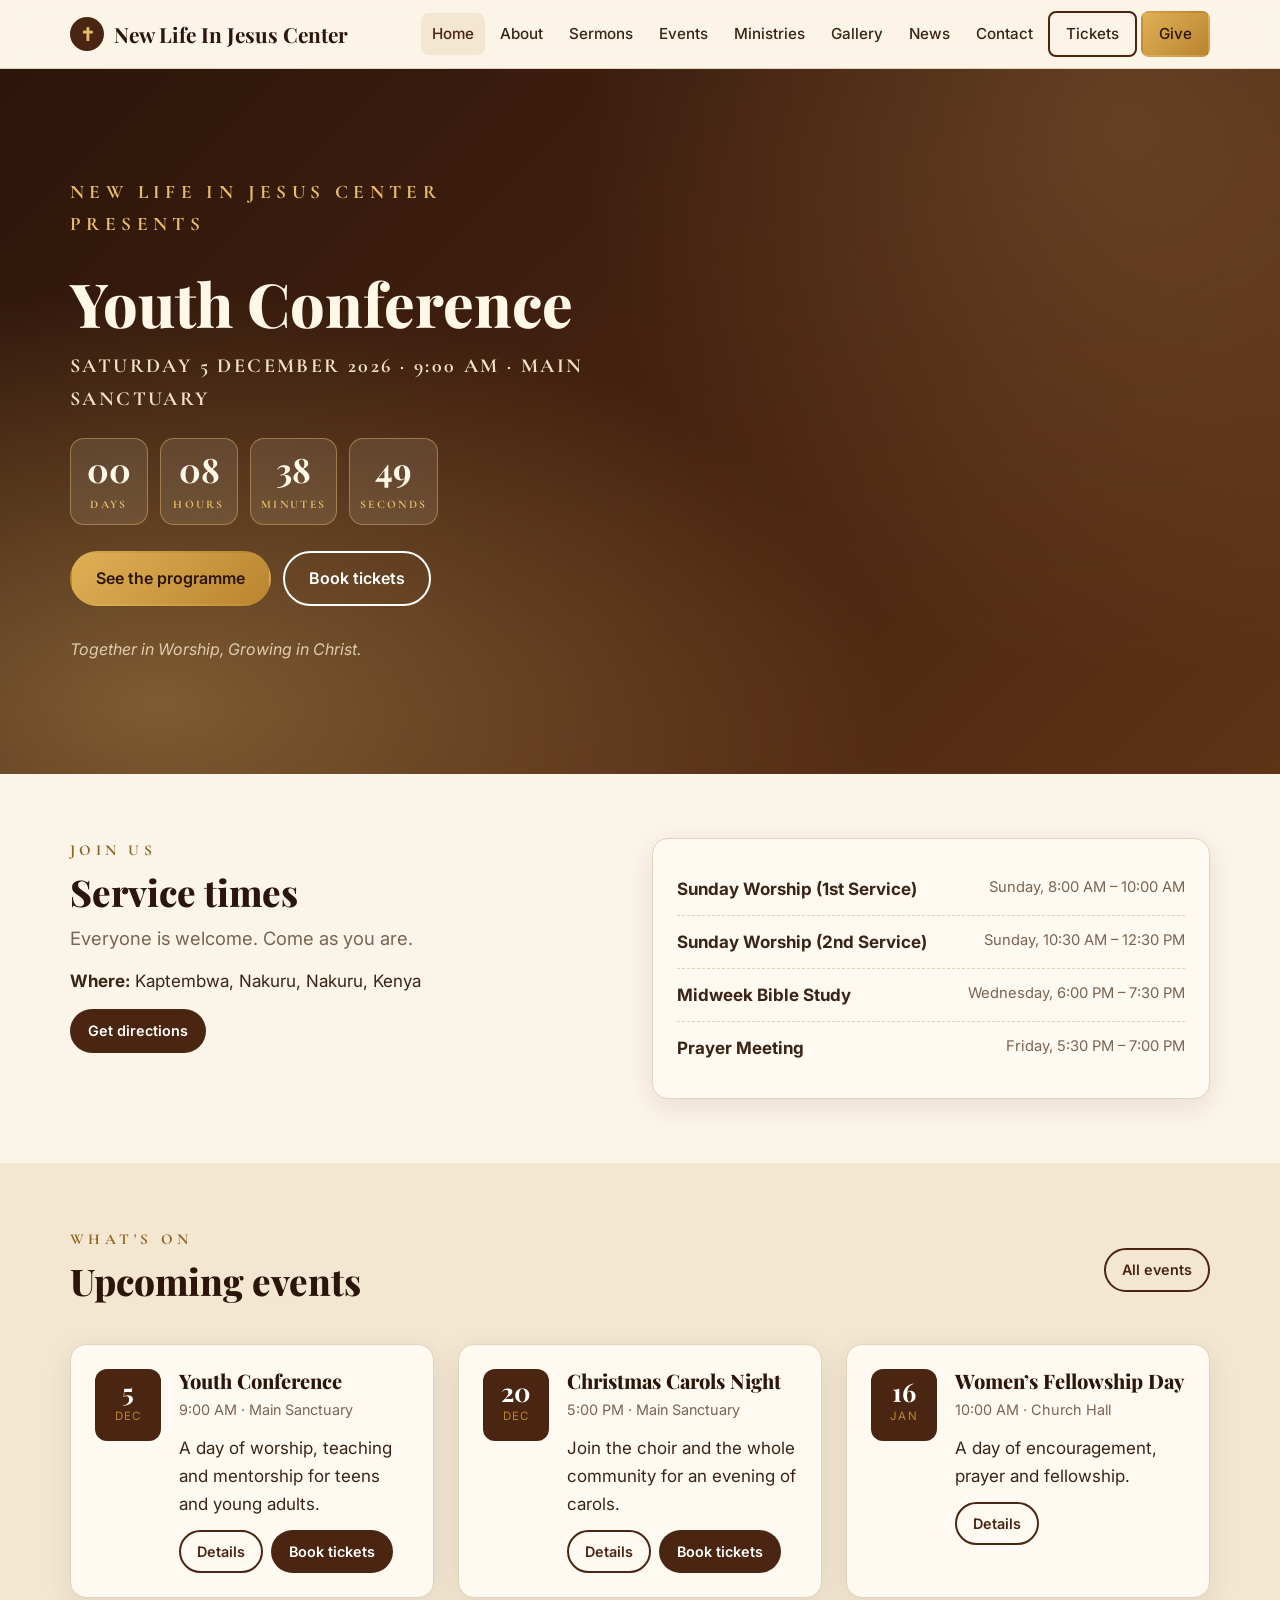
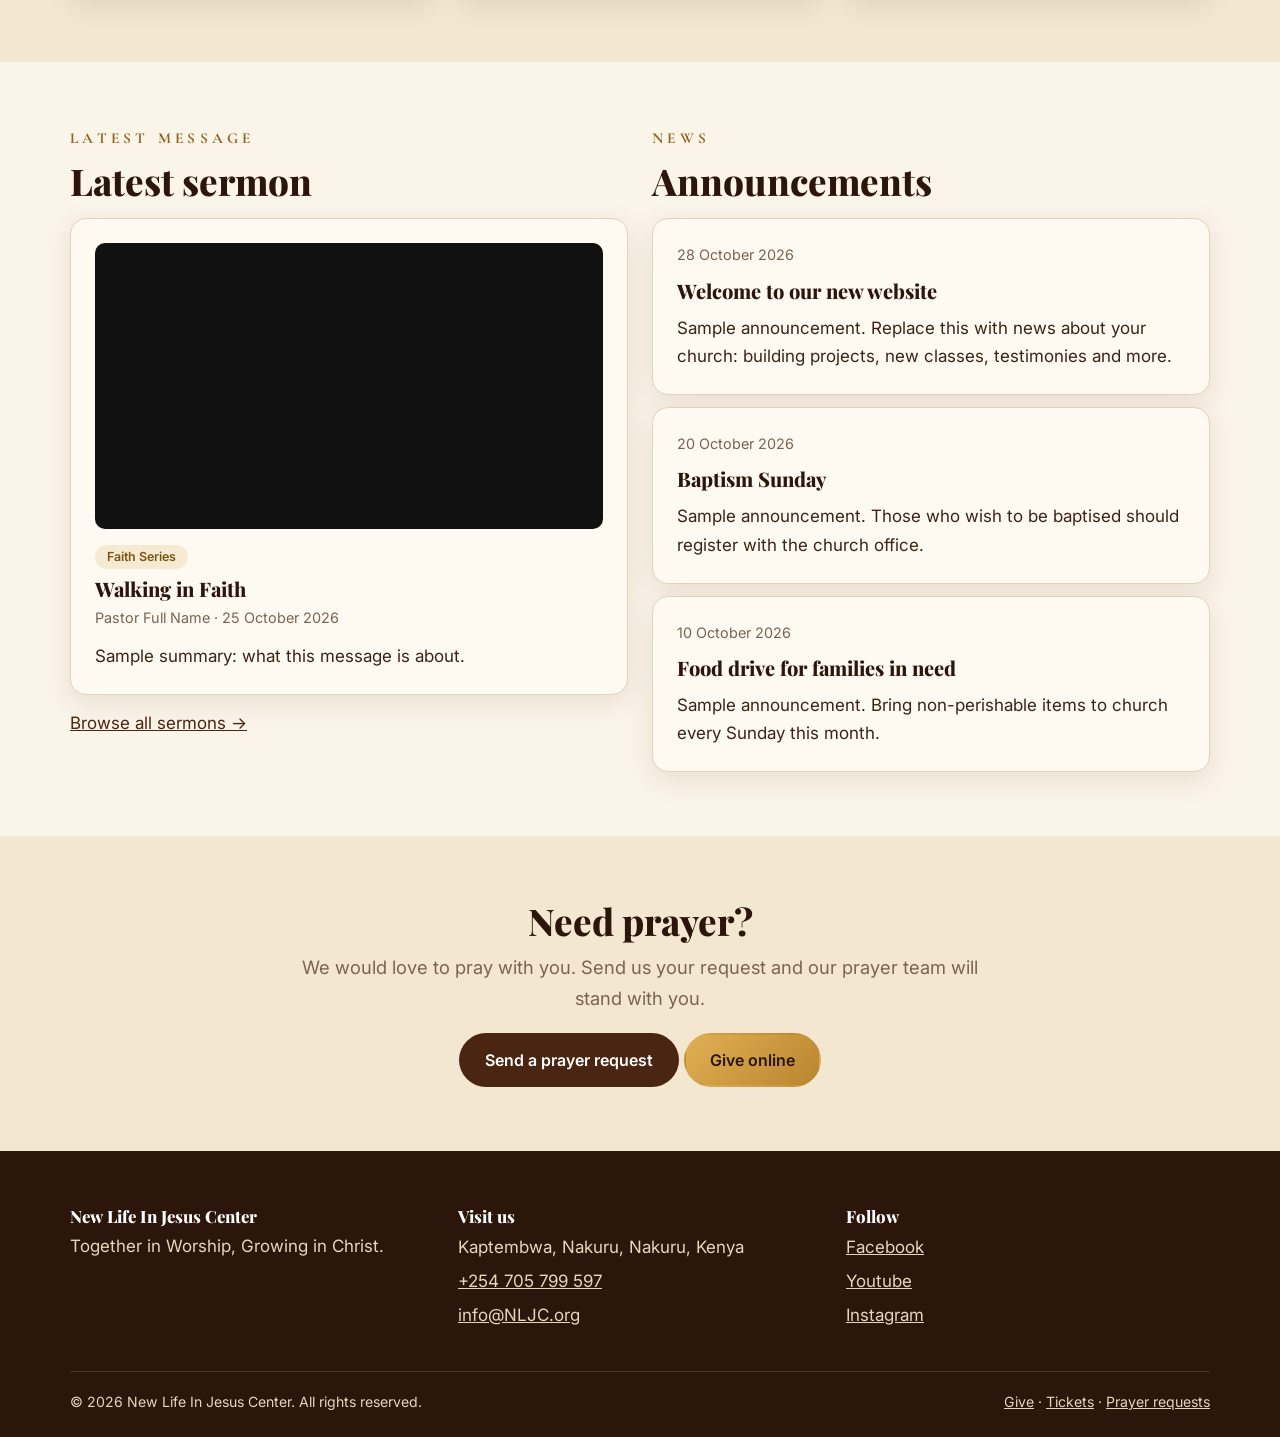
<file: index.html>
<!doctype html>
<html lang="en"><head><meta charset="utf-8"><meta name="viewport" content="width=device-width,initial-scale=1">
<title>Home</title><meta name="description" content="Welcome to our church. Join us for worship, fellowship and community.">
<link rel="preconnect" href="https://fonts.googleapis.com"><link rel="preconnect" href="https://fonts.gstatic.com" crossorigin>
<link href="https://fonts.googleapis.com/css2?family=Cormorant+Garamond:wght@600;700&family=Great+Vibes&family=Inter:wght@400;500;600&family=Playfair+Display:wght@500;700;800&display=swap" rel="stylesheet">
<link rel="stylesheet" href="css/style.css"></head>
<body data-title="Home"><a class="skip" href="#main">Skip to content</a>
<header id="site-header"></header>
<main id="main">

<div class="hero" id="hero"><div class="container">
  <p class="eyebrow" style="color:#e6c27a" data-site="denomination"></p>
  <h1 data-site="name"></h1>
  <p data-site="tagline"></p>
  <div class="actions"><a class="btn btn-primary" href="about.html">Plan your visit</a><a class="btn btn-ghost" href="sermons.html">Watch sermons</a></div>
  <p class="verse" data-site="verse"></p>
</div></div>
<section><div class="container grid g2" style="align-items:start">
  <div><p class="eyebrow">Join us</p><h2>Service times</h2><p class="lead">Everyone is welcome. Come as you are.</p>
    <p style="margin-top:14px"><b>Where:</b> <span data-site="address"></span>, <span data-site="city"></span></p>
    <p style="margin-top:14px"><a class="btn btn-dark btn-sm" href="contact.html">Get directions</a></p></div>
  <div class="card"><div id="service-times"></div></div>
</div></section>
<section class="alt"><div class="container">
  <div class="sec-head row"><div><p class="eyebrow">What's on</p><h2>Upcoming events</h2></div><a class="btn btn-outline btn-sm" href="events.html">All events</a></div>
  <div class="grid g3" id="home-events"></div>
</div></section>
<section><div class="container grid g2" style="align-items:start">
  <div><p class="eyebrow">Latest message</p><h2>Latest sermon</h2><div id="home-sermon" style="margin-top:16px"></div><p style="margin-top:14px"><a href="sermons.html">Browse all sermons →</a></p></div>
  <div><p class="eyebrow">News</p><h2>Announcements</h2><div class="stack" id="home-news" style="margin-top:16px"></div></div>
</div></section>
<section class="alt"><div class="container center">
  <h2>Need prayer?</h2><p class="lead">We would love to pray with you. Send us your request and our prayer team will stand with you.</p>
  <p style="margin-top:20px"><a class="btn btn-dark" href="contact.html#prayer">Send a prayer request</a> <a class="btn btn-primary" href="give.html">Give online</a></p>
</div></section>
</main>
<footer id="site-footer"></footer>
<script src="js/config.js"></script><script src="js/data.js"></script><script src="js/main.js"></script>
</body></html>
</file>
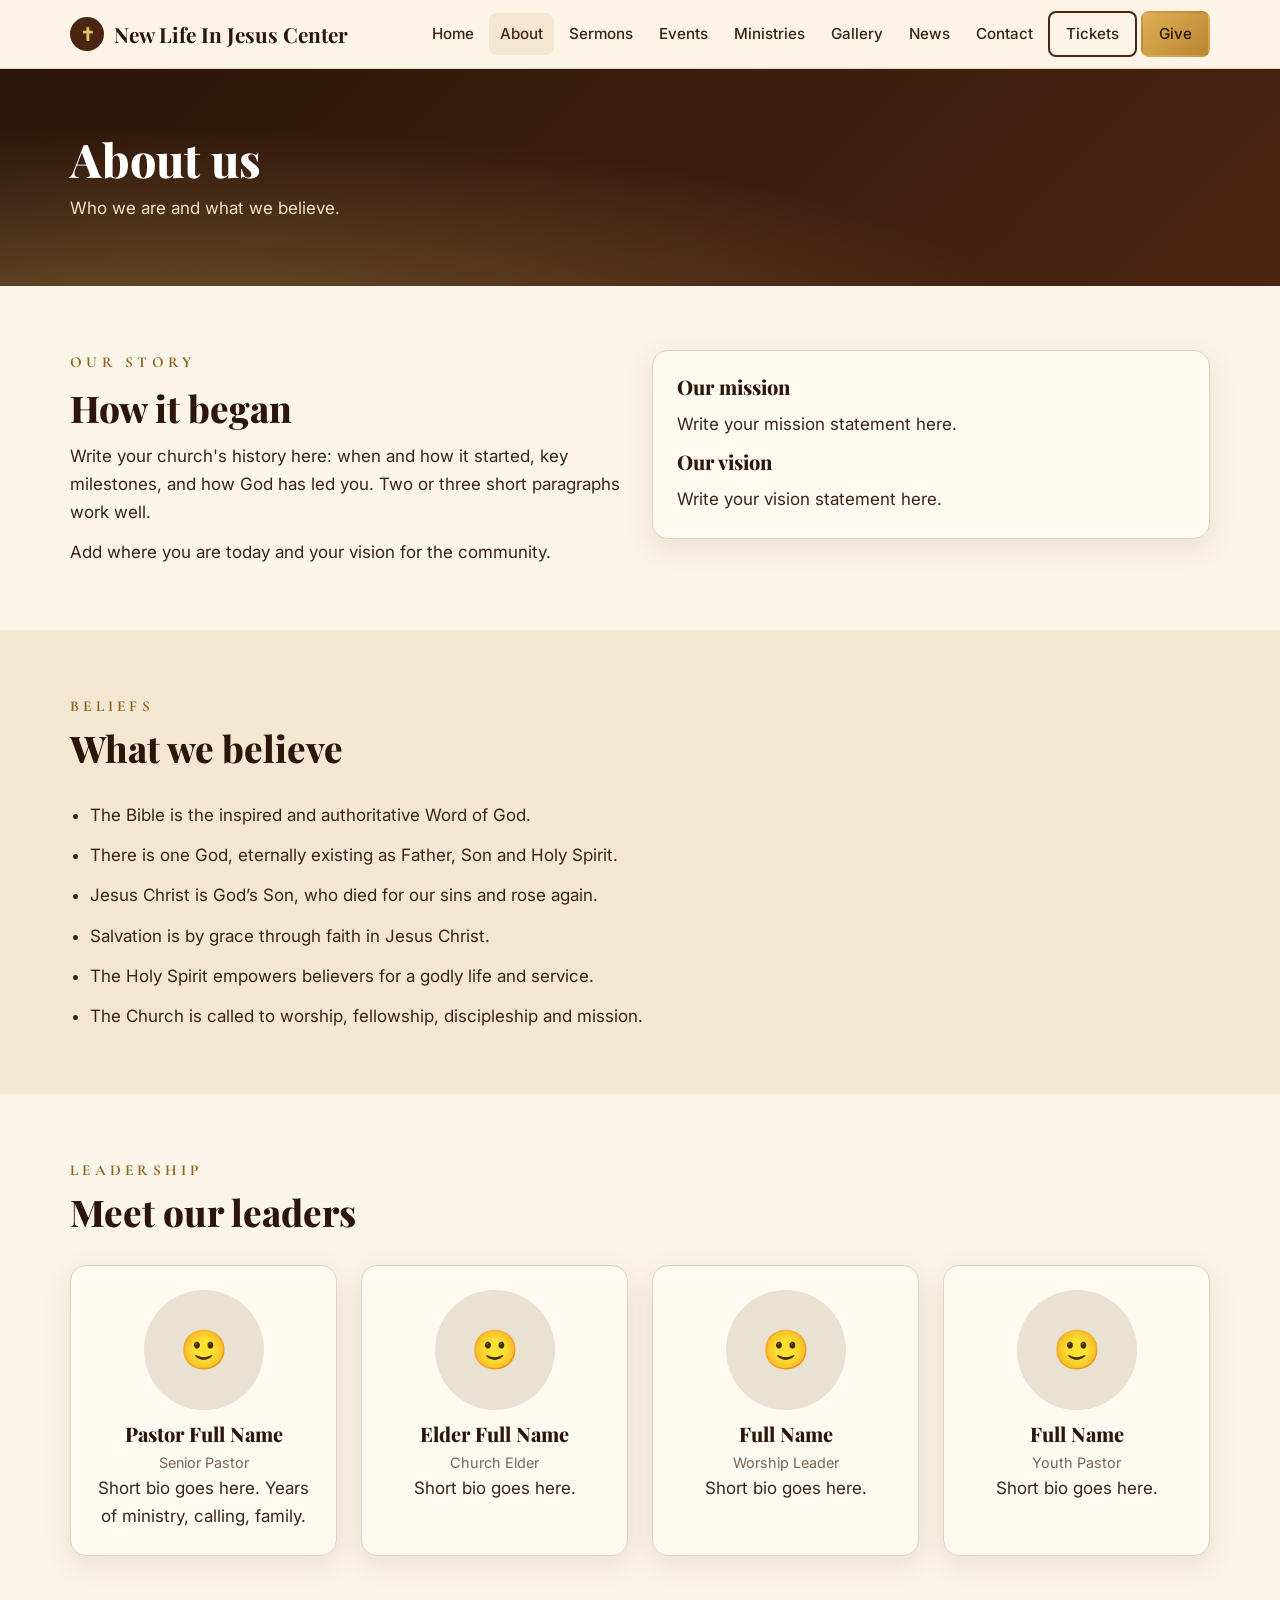
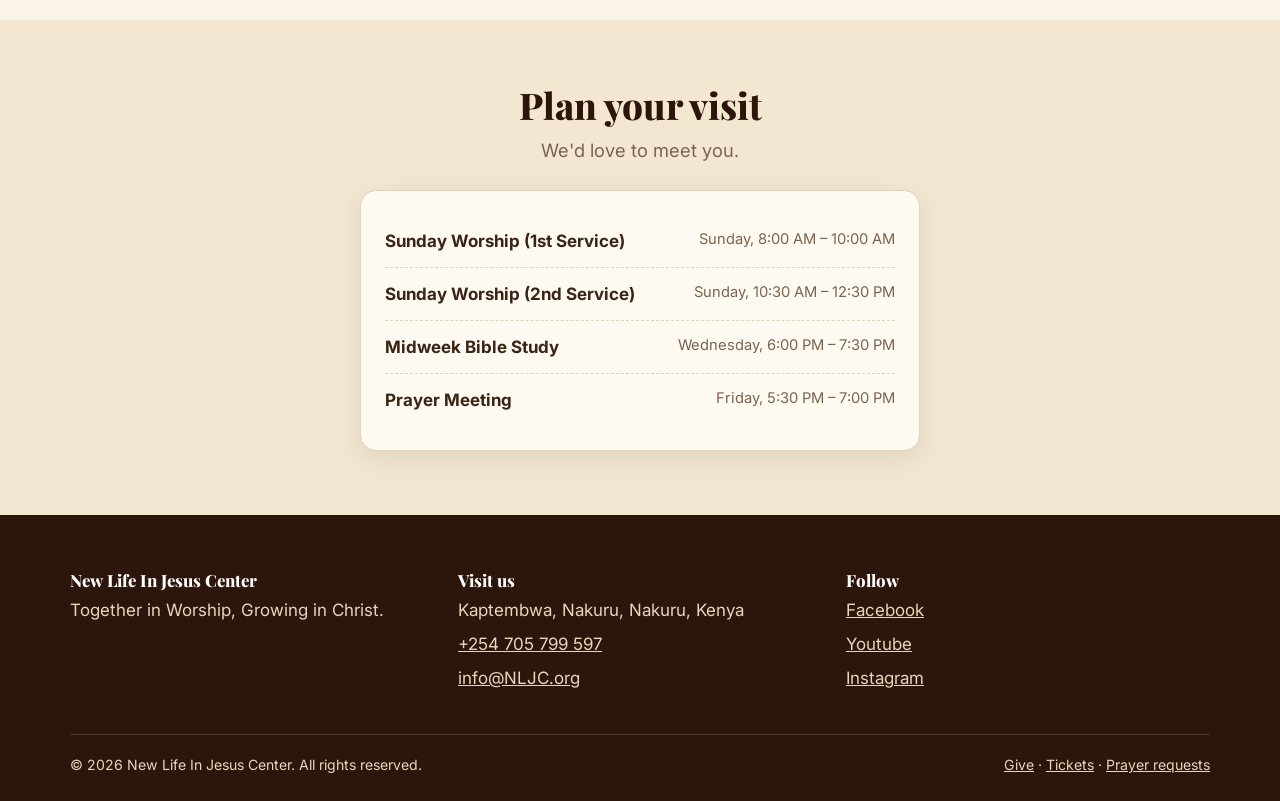
<file: about.html>
<!doctype html>
<html lang="en"><head><meta charset="utf-8"><meta name="viewport" content="width=device-width,initial-scale=1">
<title>About Us</title><meta name="description" content="Our story, beliefs and leadership.">
<link rel="preconnect" href="https://fonts.googleapis.com"><link rel="preconnect" href="https://fonts.gstatic.com" crossorigin>
<link href="https://fonts.googleapis.com/css2?family=Cormorant+Garamond:wght@600;700&family=Great+Vibes&family=Inter:wght@400;500;600&family=Playfair+Display:wght@500;700;800&display=swap" rel="stylesheet">
<link rel="stylesheet" href="css/style.css"></head>
<body data-title="About Us"><a class="skip" href="#main">Skip to content</a>
<header id="site-header"></header>
<main id="main">
<div class="page-hero"><div class="container"><h1>About us</h1><p>Who we are and what we believe.</p></div></div>
<section><div class="container grid g2" style="align-items:start">
  <div class="stack"><p class="eyebrow">Our story</p><h2>How it began</h2>
    <p>Write your church's history here: when and how it started, key milestones, and how God has led you. Two or three short paragraphs work well.</p>
    <p>Add where you are today and your vision for the community.</p></div>
  <div class="card stack"><h3>Our mission</h3><p>Write your mission statement here.</p><h3>Our vision</h3><p>Write your vision statement here.</p></div>
</div></section>
<section class="alt"><div class="container"><div class="sec-head"><p class="eyebrow">Beliefs</p><h2>What we believe</h2></div>
  <ul class="stack" id="belief-list" style="padding-left:20px;max-width:760px"></ul></div></section>
<section><div class="container"><div class="sec-head"><p class="eyebrow">Leadership</p><h2>Meet our leaders</h2></div><div class="grid g4" id="leader-list"></div></div></section>
<section class="alt"><div class="container center"><h2>Plan your visit</h2><p class="lead">We'd love to meet you.</p><div class="card" style="max-width:560px;margin:24px auto 0;text-align:left"><div id="service-times"></div></div></div></section>
</main>
<footer id="site-footer"></footer>
<script src="js/config.js"></script><script src="js/data.js"></script><script src="js/main.js"></script>
</body></html>
</file>
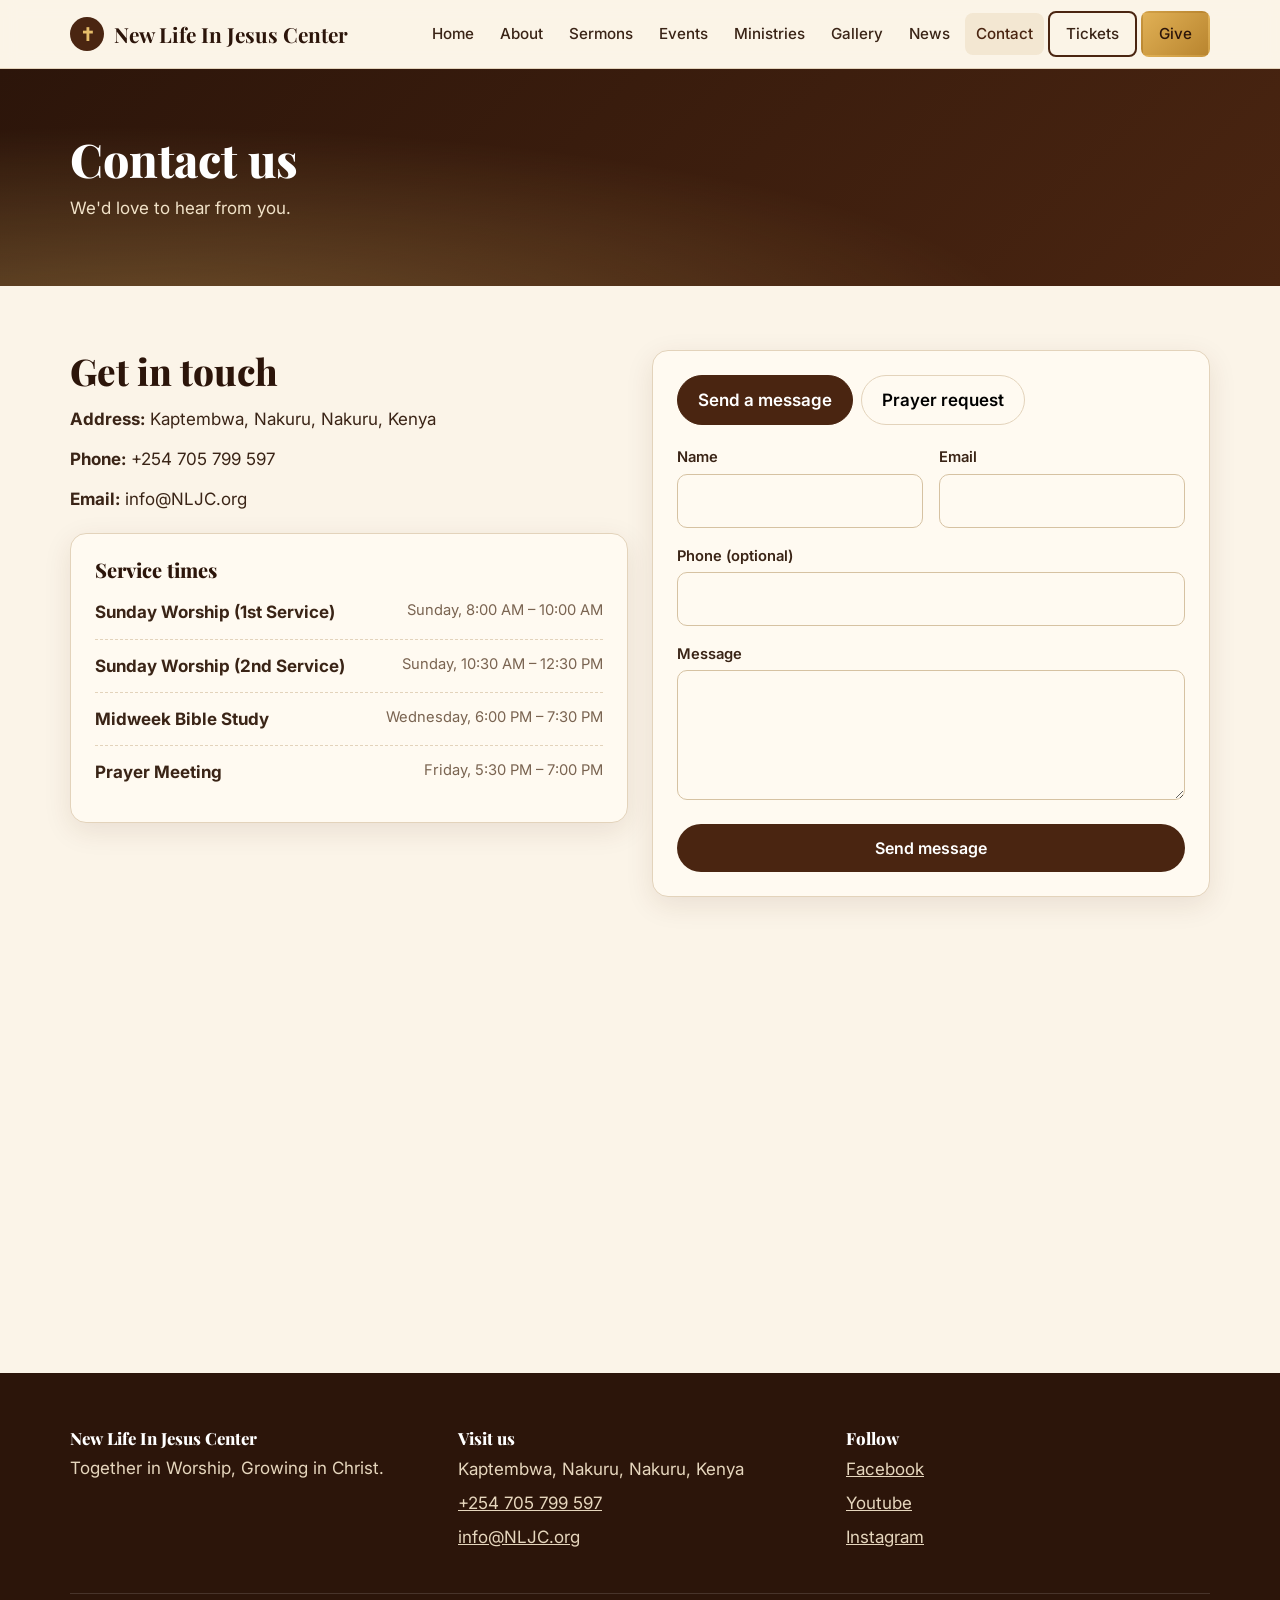
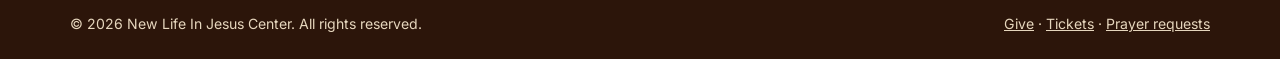
<file: contact.html>
<!doctype html>
<html lang="en"><head><meta charset="utf-8"><meta name="viewport" content="width=device-width,initial-scale=1">
<title>Contact</title><meta name="description" content="Contact us or send a prayer request.">
<link rel="preconnect" href="https://fonts.googleapis.com"><link rel="preconnect" href="https://fonts.gstatic.com" crossorigin>
<link href="https://fonts.googleapis.com/css2?family=Cormorant+Garamond:wght@600;700&family=Great+Vibes&family=Inter:wght@400;500;600&family=Playfair+Display:wght@500;700;800&display=swap" rel="stylesheet">
<link rel="stylesheet" href="css/style.css"></head>
<body data-title="Contact"><a class="skip" href="#main">Skip to content</a>
<header id="site-header"></header>
<main id="main">
<div class="page-hero"><div class="container"><h1>Contact us</h1><p>We'd love to hear from you.</p></div></div>
<section><div class="container grid g2" style="align-items:start">
  <div class="stack"><h2>Get in touch</h2>
    <p><b>Address:</b> <span data-site="address"></span>, <span data-site="city"></span></p>
    <p><b>Phone:</b> <span data-site="phone"></span></p><p><b>Email:</b> <span data-site="email"></span></p>
    <div class="card" style="margin-top:20px"><h3>Service times</h3><div id="service-times"></div></div></div>
  <div class="card"><div class="tabs"><button data-tab="contact">Send a message</button><button data-tab="prayer">Prayer request</button></div>
    <form data-form="contact" data-panel="contact">
      <div class="two"><div><label for="c-name">Name</label><input id="c-name" name="name" required></div><div><label for="c-email">Email</label><input id="c-email" name="email" type="email" required></div></div>
      <div><label for="c-phone">Phone (optional)</label><input id="c-phone" name="phone" type="tel"></div>
      <div><label for="c-msg">Message</label><textarea id="c-msg" name="message" required></textarea></div>
      <input name="website" tabindex="-1" autocomplete="off" style="position:absolute;left:-9999px" aria-hidden="true">
      <button class="btn btn-dark">Send message</button><div class="notice" role="status"></div></form>
    <form data-form="prayer" data-panel="prayer" class="hidden">
      <div><label for="p-name">Name (optional)</label><input id="p-name" name="name"></div>
      <div><label for="p-phone">Phone or email (optional)</label><input id="p-phone" name="contact"></div>
      <div><label for="p-req">Your prayer request</label><textarea id="p-req" name="request" required></textarea></div>
      <label style="font-weight:400"><input type="checkbox" name="confidential" value="yes" style="width:auto"> Keep this confidential (pastors only)</label>
      <input name="website" tabindex="-1" autocomplete="off" style="position:absolute;left:-9999px" aria-hidden="true">
      <button class="btn btn-dark">Send prayer request</button><div class="notice" role="status"></div></form>
  </div>
</div></section>
<section class="pad0"><div class="container" style="padding-bottom:64px"><iframe id="map" class="map" title="Map" loading="lazy"></iframe></div></section>
</main>
<footer id="site-footer"></footer>
<script src="js/config.js"></script><script src="js/data.js"></script><script src="js/main.js"></script>
</body></html>
</file>
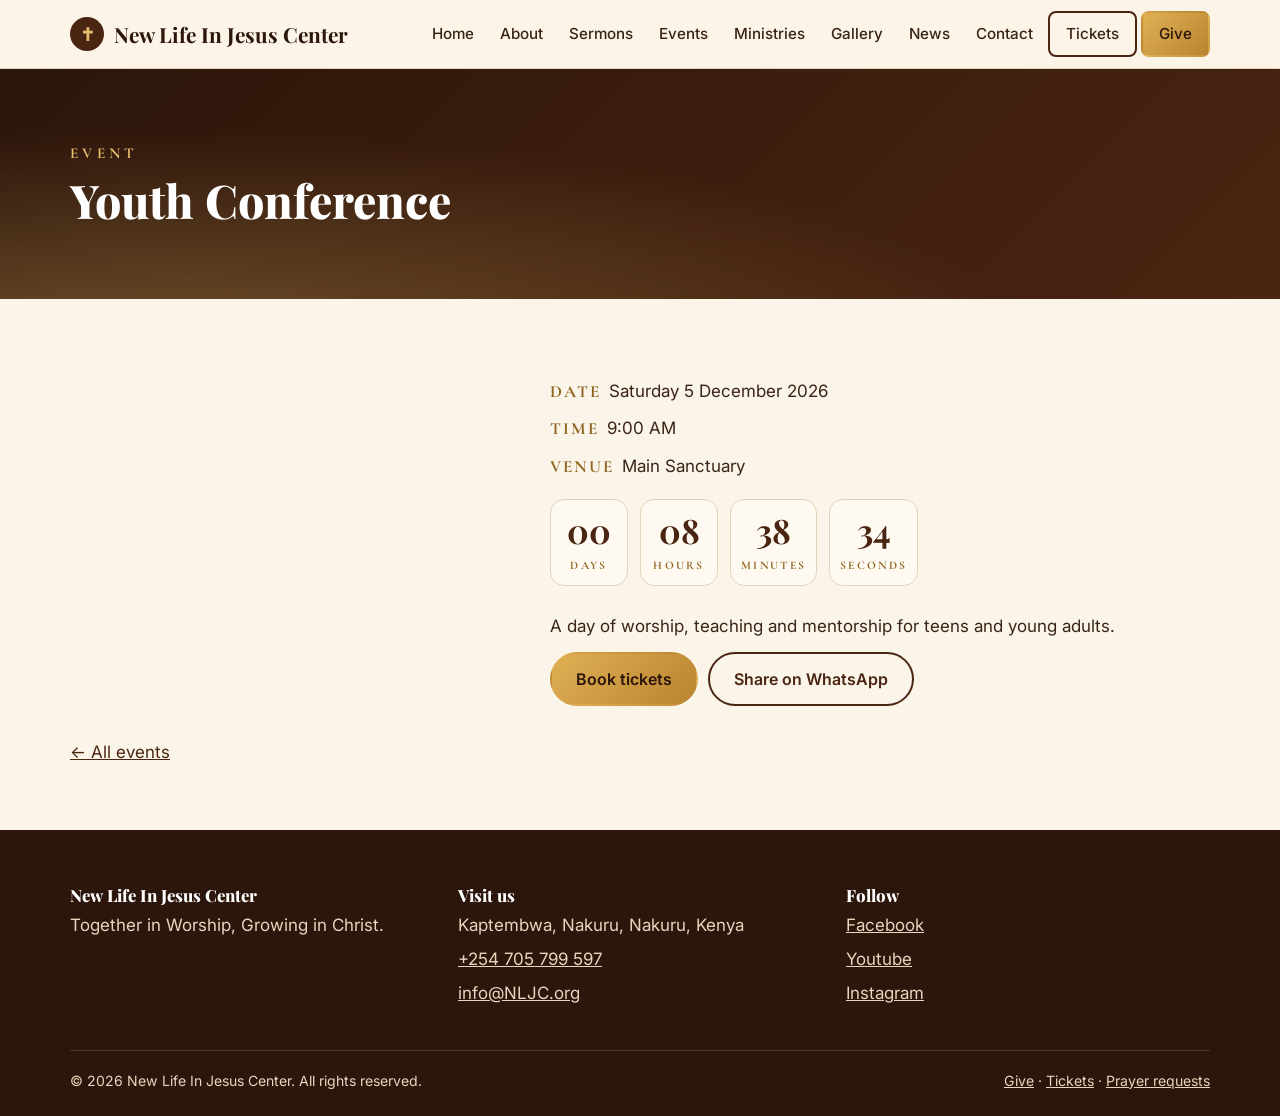
<file: event.html>
<!doctype html>
<html lang="en"><head><meta charset="utf-8"><meta name="viewport" content="width=device-width,initial-scale=1">
<title>Events</title><meta name="description" content="Event details, programme and countdown.">
<link rel="preconnect" href="https://fonts.googleapis.com"><link rel="preconnect" href="https://fonts.gstatic.com" crossorigin>
<link href="https://fonts.googleapis.com/css2?family=Cormorant+Garamond:wght@600;700&family=Great+Vibes&family=Inter:wght@400;500;600&family=Playfair+Display:wght@500;700;800&display=swap" rel="stylesheet">
<link rel="stylesheet" href="css/style.css"></head>
<body data-title="Event"><a class="skip" href="#main">Skip to content</a>
<header id="site-header"></header>
<main id="main">
<div class="page-hero"><div class="container"><p class="eyebrow" style="color:var(--gold-light)">Event</p><h1 id="event-title">Event</h1><p class="script" id="event-sub" style="font-size:2rem;color:var(--gold-light)"></p></div></div>
<section><div class="container"><div class="event-detail" id="event-detail"></div>
<p style="margin-top:32px"><a href="events.html">← All events</a></p></div></section>
</main>
<footer id="site-footer"></footer>
<script src="js/config.js"></script><script src="js/data.js"></script><script src="js/main.js"></script>
</body></html>
</file>
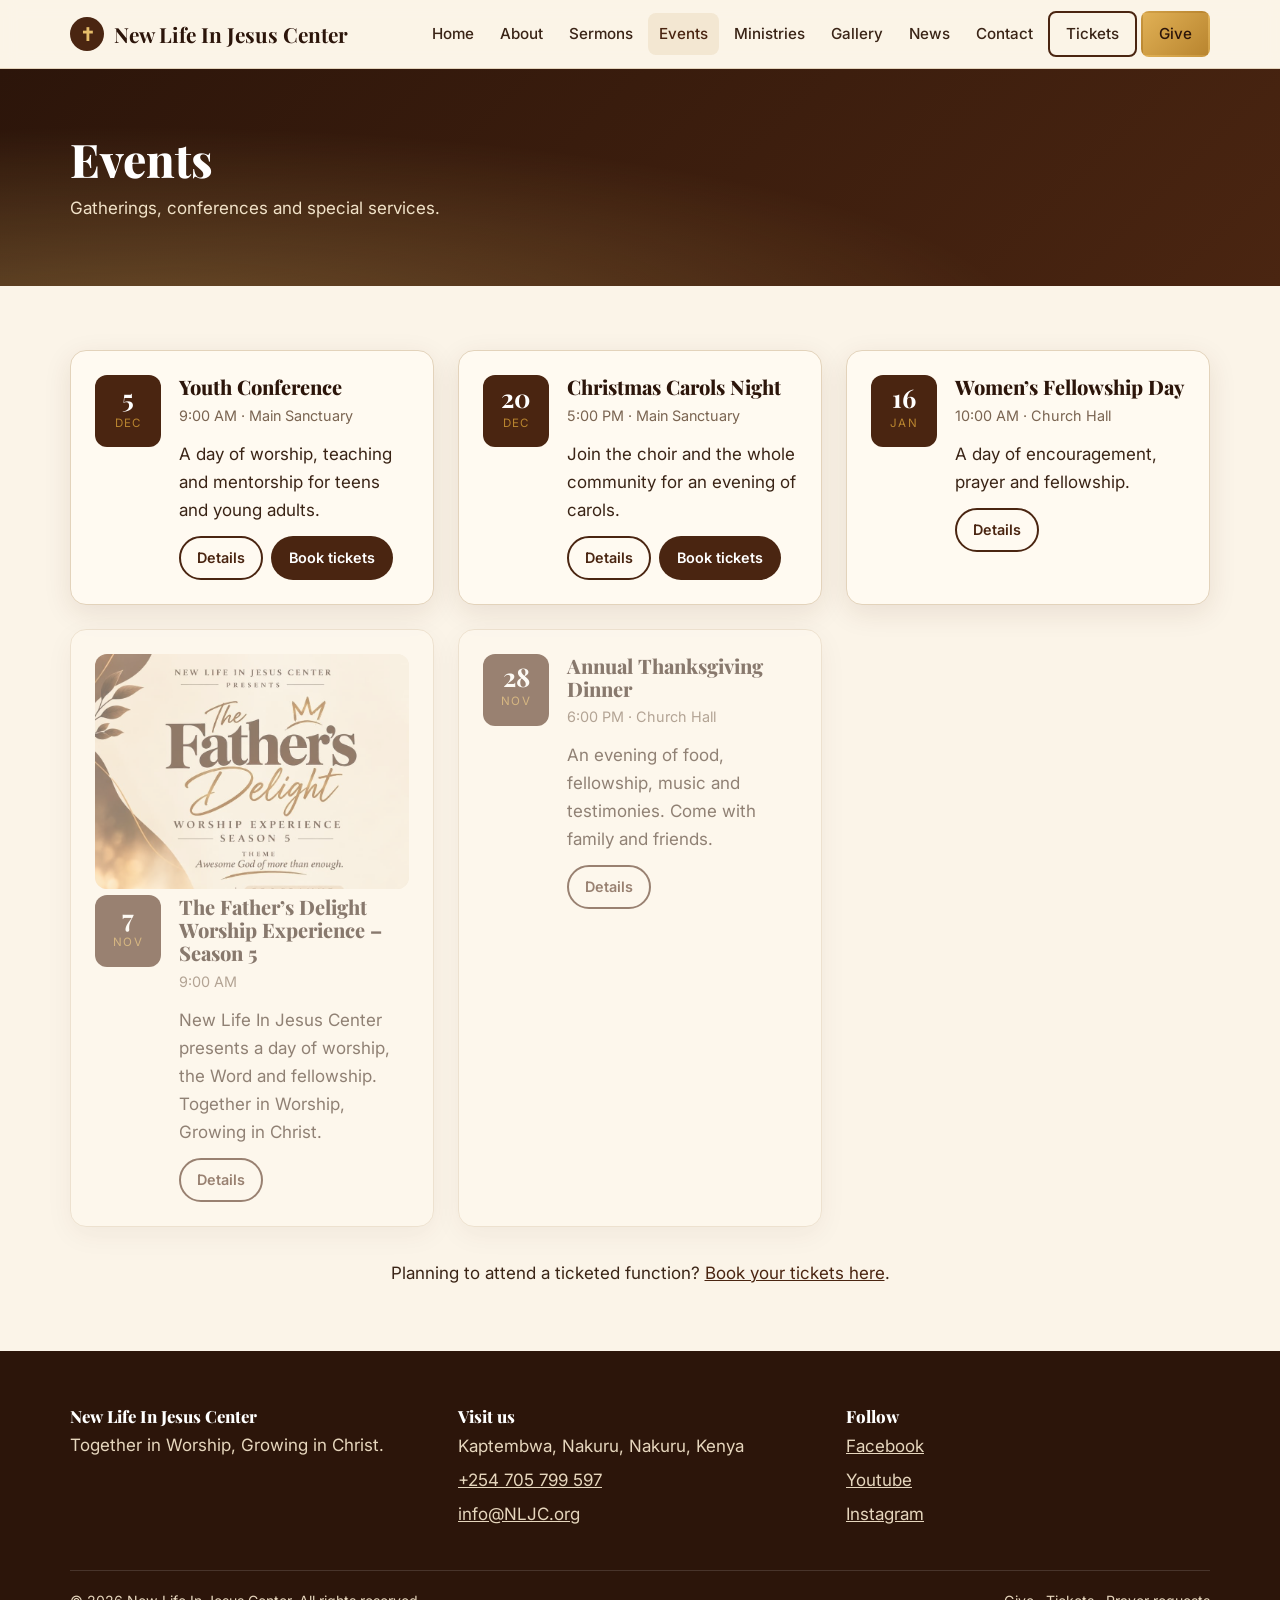
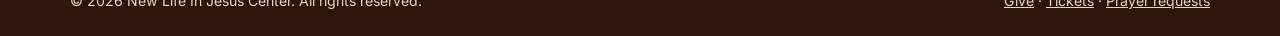
<file: events.html>
<!doctype html>
<html lang="en"><head><meta charset="utf-8"><meta name="viewport" content="width=device-width,initial-scale=1">
<title>Events</title><meta name="description" content="Upcoming church events and programs.">
<link rel="preconnect" href="https://fonts.googleapis.com"><link rel="preconnect" href="https://fonts.gstatic.com" crossorigin>
<link href="https://fonts.googleapis.com/css2?family=Cormorant+Garamond:wght@600;700&family=Great+Vibes&family=Inter:wght@400;500;600&family=Playfair+Display:wght@500;700;800&display=swap" rel="stylesheet">
<link rel="stylesheet" href="css/style.css"></head>
<body data-title="Events"><a class="skip" href="#main">Skip to content</a>
<header id="site-header"></header>
<main id="main">
<div class="page-hero"><div class="container"><h1>Events</h1><p>Gatherings, conferences and special services.</p></div></div>
<section><div class="container"><div class="grid g2" id="event-list"></div>
<p class="center" style="margin-top:32px">Planning to attend a ticketed function? <a href="tickets.html">Book your tickets here</a>.</p></div></section>
</main>
<footer id="site-footer"></footer>
<script src="js/config.js"></script><script src="js/data.js"></script><script src="js/main.js"></script>
</body></html>
</file>
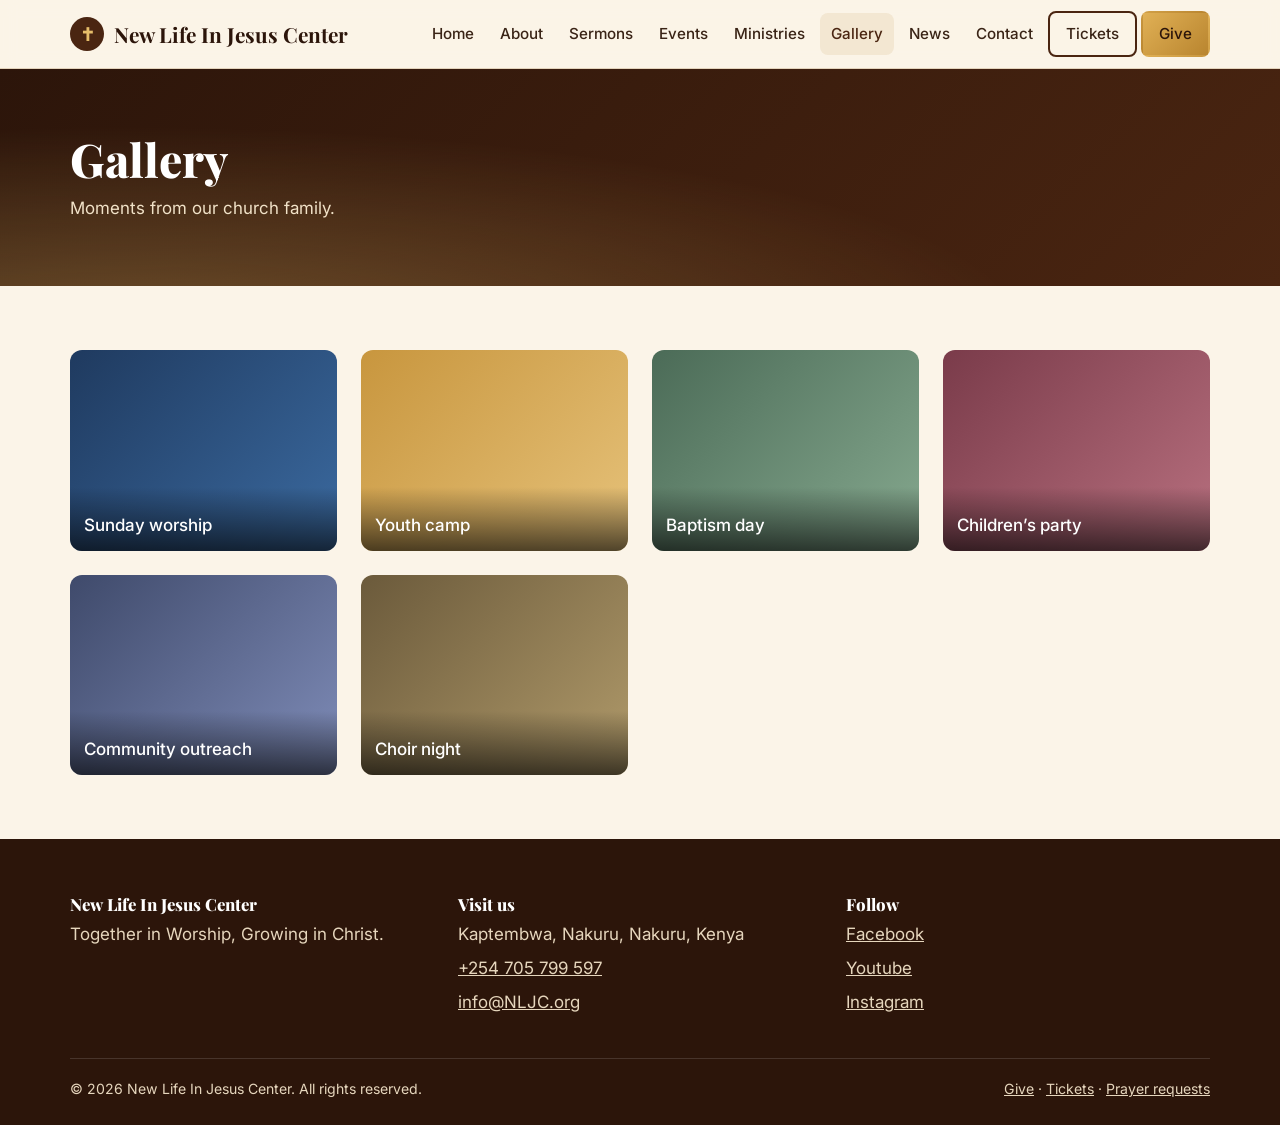
<file: gallery.html>
<!doctype html>
<html lang="en"><head><meta charset="utf-8"><meta name="viewport" content="width=device-width,initial-scale=1">
<title>Gallery</title><meta name="description" content="Photos from church life.">
<link rel="preconnect" href="https://fonts.googleapis.com"><link rel="preconnect" href="https://fonts.gstatic.com" crossorigin>
<link href="https://fonts.googleapis.com/css2?family=Cormorant+Garamond:wght@600;700&family=Great+Vibes&family=Inter:wght@400;500;600&family=Playfair+Display:wght@500;700;800&display=swap" rel="stylesheet">
<link rel="stylesheet" href="css/style.css"></head>
<body data-title="Gallery"><a class="skip" href="#main">Skip to content</a>
<header id="site-header"></header>
<main id="main">
<div class="page-hero"><div class="container"><h1>Gallery</h1><p>Moments from our church family.</p></div></div>
<section><div class="container"><div class="grid g3" id="gallery-grid"></div></div></section><div class="lightbox" id="lightbox"></div>
</main>
<footer id="site-footer"></footer>
<script src="js/config.js"></script><script src="js/data.js"></script><script src="js/main.js"></script>
</body></html>
</file>
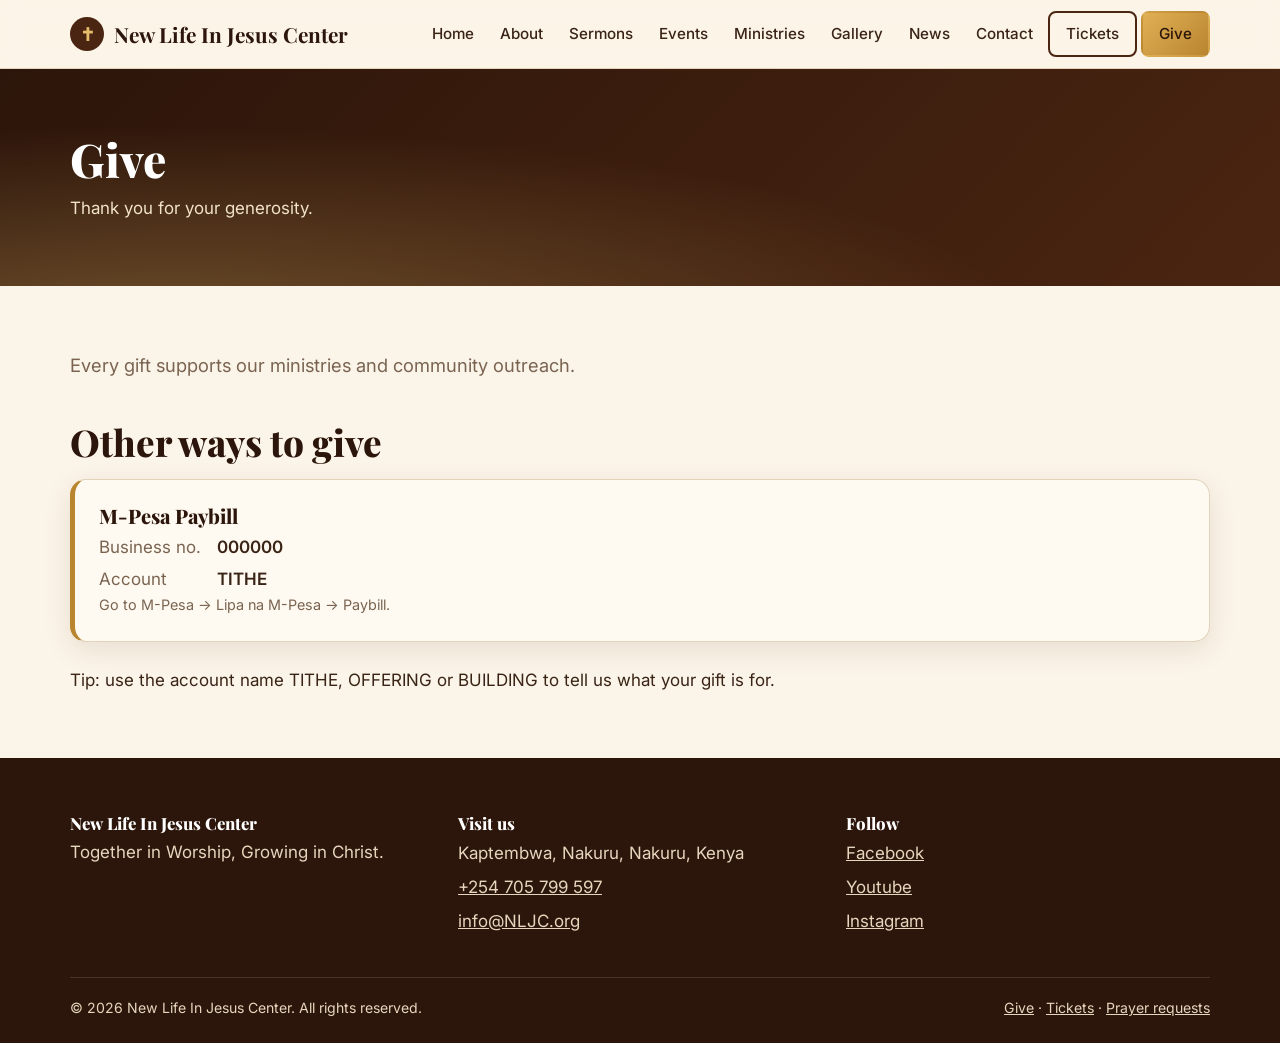
<file: give.html>
<!doctype html>
<html lang="en"><head><meta charset="utf-8"><meta name="viewport" content="width=device-width,initial-scale=1">
<title>Give</title><meta name="description" content="Give online to support the ministry.">
<link rel="preconnect" href="https://fonts.googleapis.com"><link rel="preconnect" href="https://fonts.gstatic.com" crossorigin>
<link href="https://fonts.googleapis.com/css2?family=Cormorant+Garamond:wght@600;700&family=Great+Vibes&family=Inter:wght@400;500;600&family=Playfair+Display:wght@500;700;800&display=swap" rel="stylesheet">
<link rel="stylesheet" href="css/style.css"></head>
<body data-title="Give"><a class="skip" href="#main">Skip to content</a>
<header id="site-header"></header>
<main id="main">
<div class="page-hero"><div class="container"><h1>Give</h1><p>Thank you for your generosity.</p></div></div>
<section><div class="container"><p class="lead" data-site="giving.note"></p>
<div id="donate-app" style="margin-top:28px;max-width:640px"></div>
<h2 style="margin-top:40px">Other ways to give</h2>
<div class="grid g3" id="give-methods" style="margin-top:16px"></div>
<p class="meta" style="margin-top:24px">Tip: use the account name TITHE, OFFERING or BUILDING to tell us what your gift is for.</p></div></section>
</main>
<footer id="site-footer"></footer>
<script src="js/config.js"></script><script src="js/data.js"></script><script src="js/main.js"></script>
</body></html>
</file>
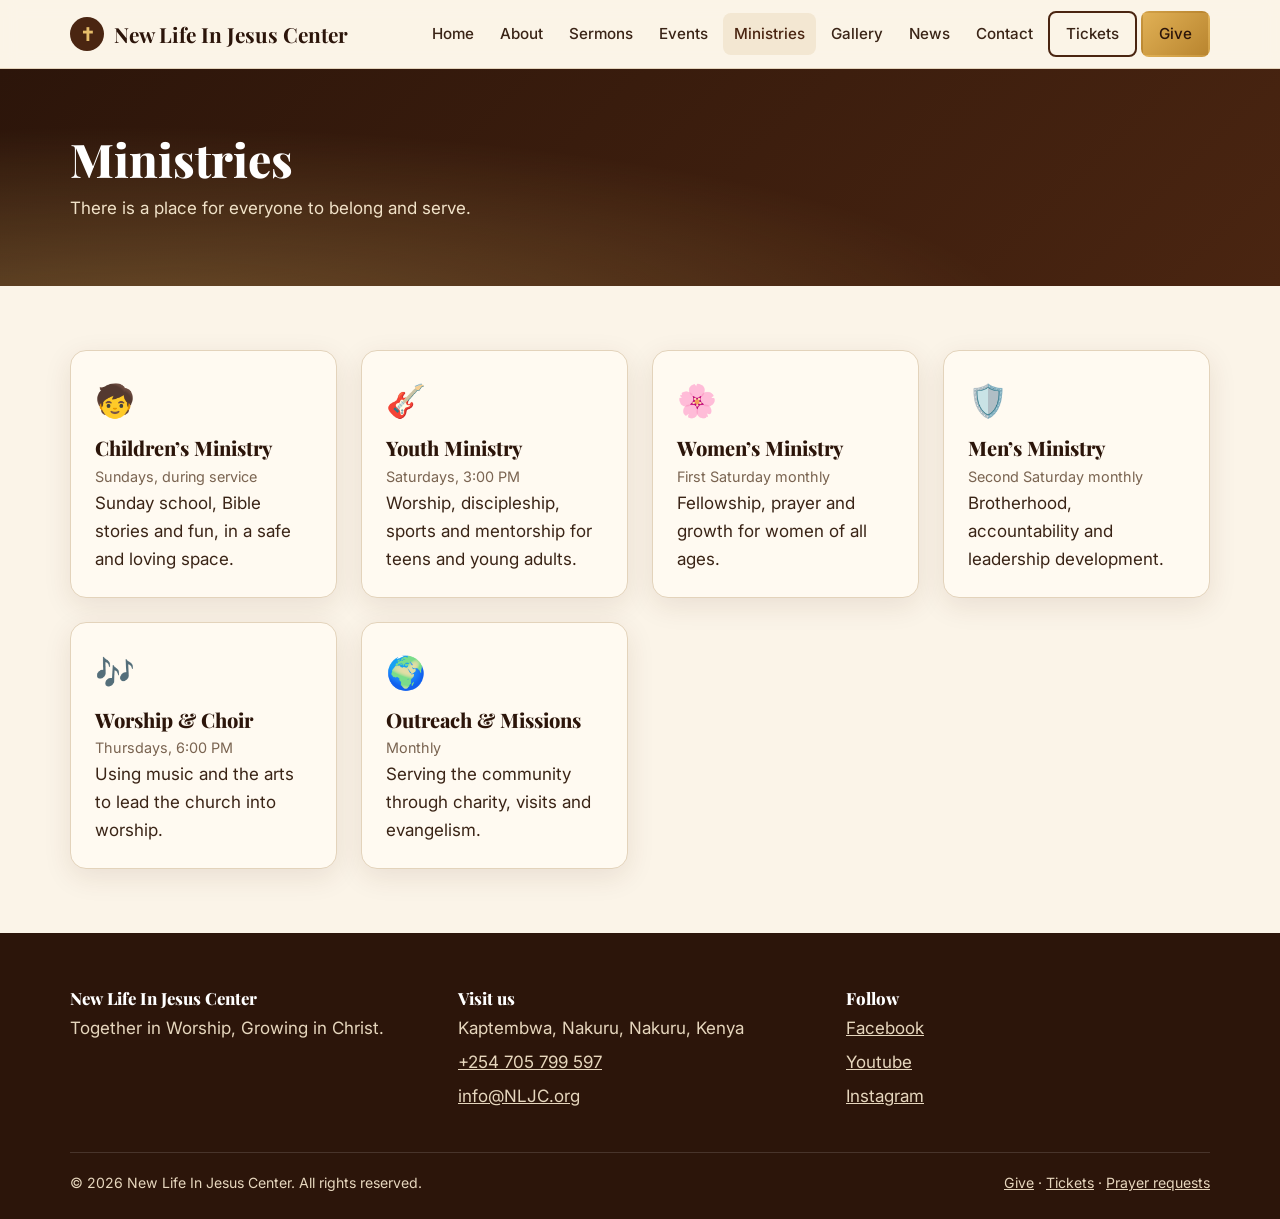
<file: ministries.html>
<!doctype html>
<html lang="en"><head><meta charset="utf-8"><meta name="viewport" content="width=device-width,initial-scale=1">
<title>Ministries</title><meta name="description" content="Find your place to belong and serve.">
<link rel="preconnect" href="https://fonts.googleapis.com"><link rel="preconnect" href="https://fonts.gstatic.com" crossorigin>
<link href="https://fonts.googleapis.com/css2?family=Cormorant+Garamond:wght@600;700&family=Great+Vibes&family=Inter:wght@400;500;600&family=Playfair+Display:wght@500;700;800&display=swap" rel="stylesheet">
<link rel="stylesheet" href="css/style.css"></head>
<body data-title="Ministries"><a class="skip" href="#main">Skip to content</a>
<header id="site-header"></header>
<main id="main">
<div class="page-hero"><div class="container"><h1>Ministries</h1><p>There is a place for everyone to belong and serve.</p></div></div>
<section><div class="container"><div class="grid g3" id="ministry-list"></div></div></section>
</main>
<footer id="site-footer"></footer>
<script src="js/config.js"></script><script src="js/data.js"></script><script src="js/main.js"></script>
</body></html>
</file>
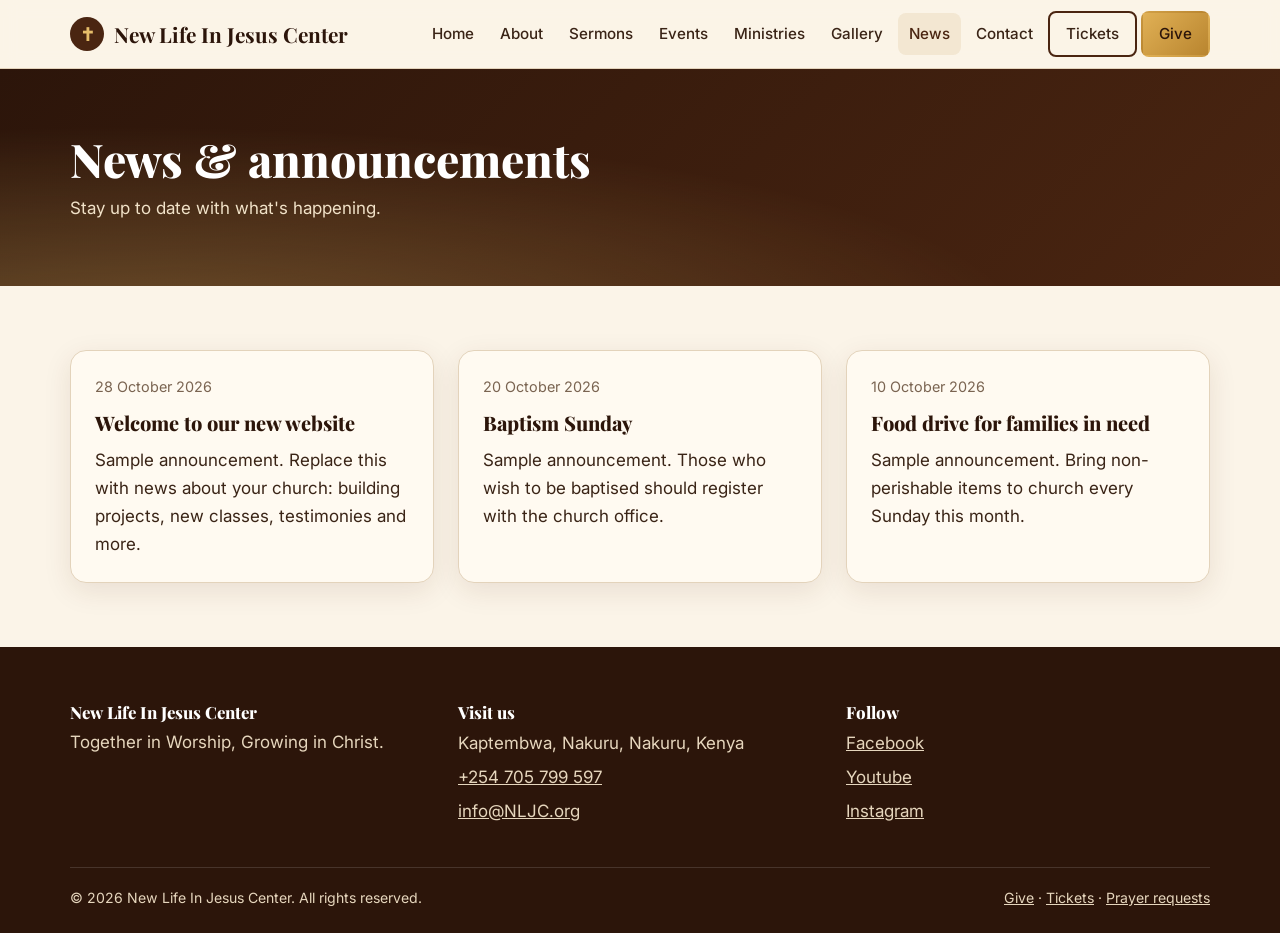
<file: news.html>
<!doctype html>
<html lang="en"><head><meta charset="utf-8"><meta name="viewport" content="width=device-width,initial-scale=1">
<title>News</title><meta name="description" content="Announcements and updates.">
<link rel="preconnect" href="https://fonts.googleapis.com"><link rel="preconnect" href="https://fonts.gstatic.com" crossorigin>
<link href="https://fonts.googleapis.com/css2?family=Cormorant+Garamond:wght@600;700&family=Great+Vibes&family=Inter:wght@400;500;600&family=Playfair+Display:wght@500;700;800&display=swap" rel="stylesheet">
<link rel="stylesheet" href="css/style.css"></head>
<body data-title="News"><a class="skip" href="#main">Skip to content</a>
<header id="site-header"></header>
<main id="main">
<div class="page-hero"><div class="container"><h1>News & announcements</h1><p>Stay up to date with what's happening.</p></div></div>
<section><div class="container"><div class="grid g2" id="news-list"></div></div></section>
</main>
<footer id="site-footer"></footer>
<script src="js/config.js"></script><script src="js/data.js"></script><script src="js/main.js"></script>
</body></html>
</file>
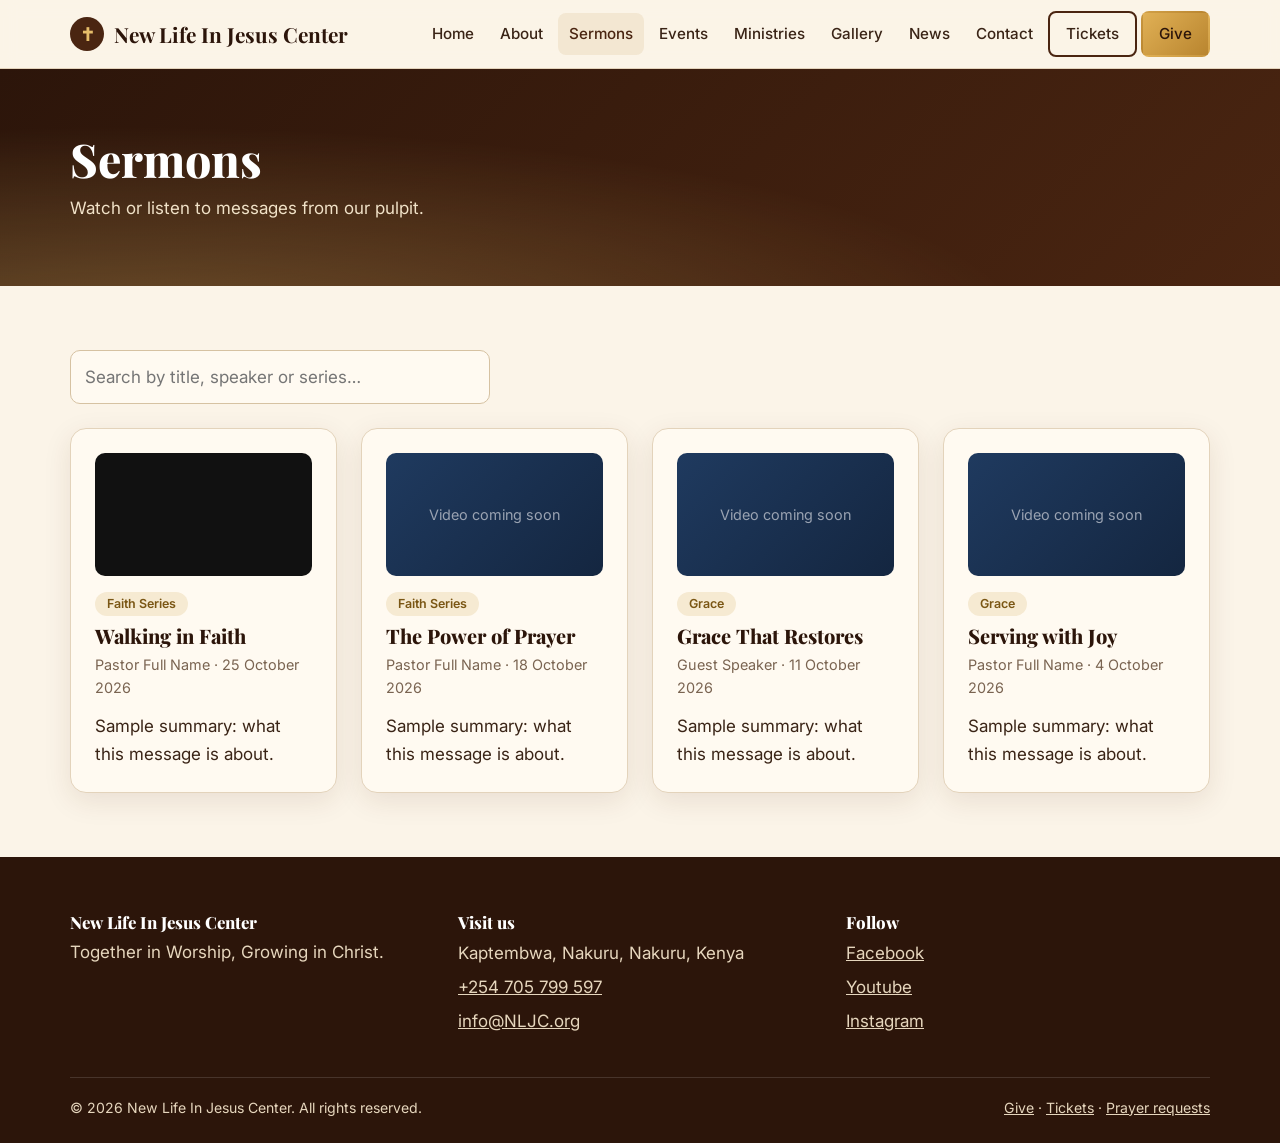
<file: sermons.html>
<!doctype html>
<html lang="en"><head><meta charset="utf-8"><meta name="viewport" content="width=device-width,initial-scale=1">
<title>Sermons</title><meta name="description" content="Watch and listen to our latest messages.">
<link rel="preconnect" href="https://fonts.googleapis.com"><link rel="preconnect" href="https://fonts.gstatic.com" crossorigin>
<link href="https://fonts.googleapis.com/css2?family=Cormorant+Garamond:wght@600;700&family=Great+Vibes&family=Inter:wght@400;500;600&family=Playfair+Display:wght@500;700;800&display=swap" rel="stylesheet">
<link rel="stylesheet" href="css/style.css"></head>
<body data-title="Sermons"><a class="skip" href="#main">Skip to content</a>
<header id="site-header"></header>
<main id="main">
<div class="page-hero"><div class="container"><h1>Sermons</h1><p>Watch or listen to messages from our pulpit.</p></div></div>
<section><div class="container"><div class="toolbar"><input id="sermon-search" type="search" placeholder="Search by title, speaker or series…" style="max-width:420px" aria-label="Search sermons"></div>
<div class="grid g3" id="sermon-list"></div></div></section>
</main>
<footer id="site-footer"></footer>
<script src="js/config.js"></script><script src="js/data.js"></script><script src="js/main.js"></script>
</body></html>
</file>
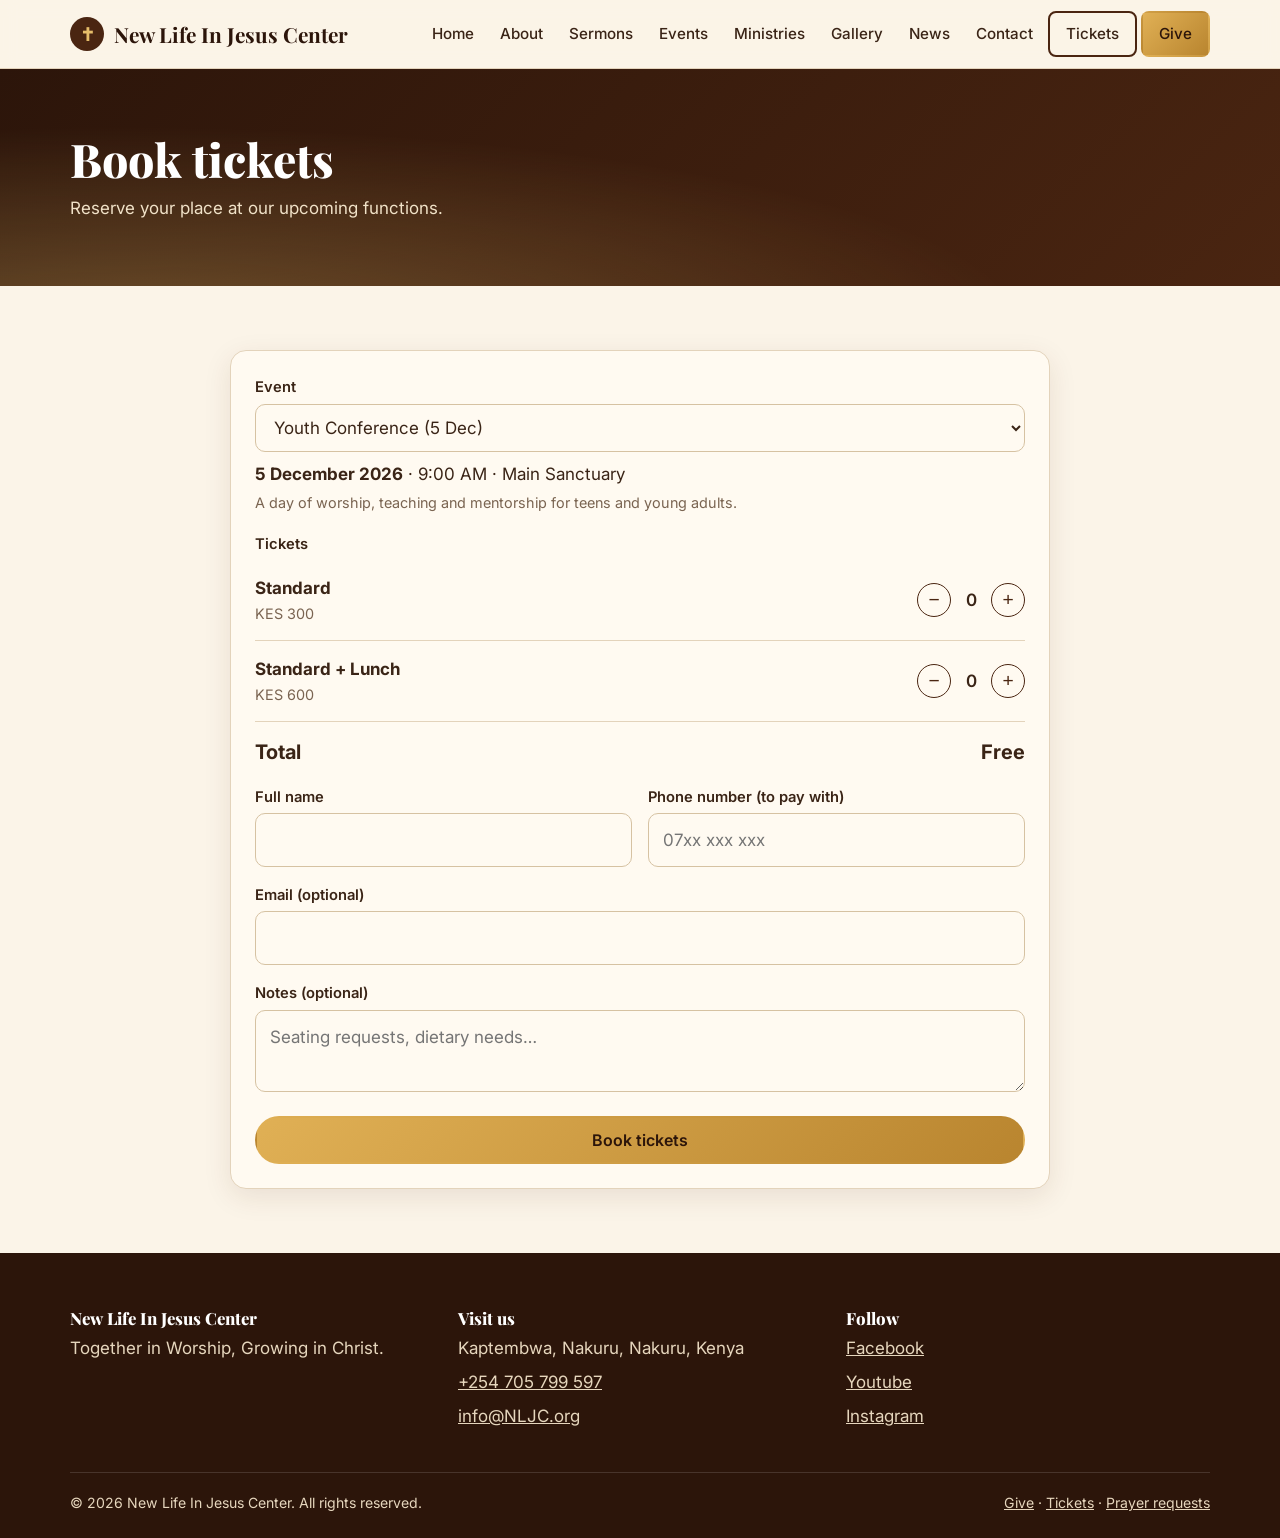
<file: tickets.html>
<!doctype html>
<html lang="en"><head><meta charset="utf-8"><meta name="viewport" content="width=device-width,initial-scale=1">
<title>Book Tickets</title><meta name="description" content="Book tickets for church functions and events.">
<link rel="preconnect" href="https://fonts.googleapis.com"><link rel="preconnect" href="https://fonts.gstatic.com" crossorigin>
<link href="https://fonts.googleapis.com/css2?family=Cormorant+Garamond:wght@600;700&family=Great+Vibes&family=Inter:wght@400;500;600&family=Playfair+Display:wght@500;700;800&display=swap" rel="stylesheet">
<link rel="stylesheet" href="css/style.css"></head>
<body data-title="Book Tickets"><a class="skip" href="#main">Skip to content</a>
<header id="site-header"></header>
<main id="main">
<div class="page-hero"><div class="container"><h1>Book tickets</h1><p>Reserve your place at our upcoming functions.</p></div></div>
<section><div class="container" style="max-width:820px"><div id="ticket-app">
<form id="ticket-form" class="card">
  <div><label for="event-select">Event</label><select id="event-select"></select><p id="event-info" style="margin-top:8px"></p></div>
  <div><label>Tickets</label><div id="ticket-types"></div><div class="total"><span>Total</span><span id="total">KES 0</span></div></div>
  <div class="two"><div><label for="t-name">Full name</label><input id="t-name" name="name" required autocomplete="name"></div>
  <div><label for="t-phone">Phone number (to pay with)</label><input id="t-phone" name="phone" type="tel" required autocomplete="tel" placeholder="07xx xxx xxx"></div></div>
  <div><label for="t-email">Email (optional)</label><input id="t-email" name="email" type="email" autocomplete="email"></div>
  <div><label for="t-notes">Notes (optional)</label><textarea id="t-notes" name="notes" style="min-height:80px" placeholder="Seating requests, dietary needs…"></textarea></div>
  <div id="pay-box" class="hidden stack"></div>
  <input name="website" tabindex="-1" autocomplete="off" style="position:absolute;left:-9999px" aria-hidden="true">
  <button class="btn btn-primary" id="book-btn" disabled>Book tickets</button>
  <div id="book-error" class="notice" role="alert"></div>
</form></div></div></section>
</main>
<footer id="site-footer"></footer>
<script src="js/config.js"></script><script src="js/data.js"></script><script src="js/main.js"></script>
</body></html>
</file>
<file: css/style.css>
/* Change these colours/fonts to rebrand the whole site */
:root{
  --primary:#4a2511; --primary-dark:#2c150a; --accent:#b9852f; --accent-dark:#8f6420; --gold-light:#e6bd6a;
  --bg:#fbf4e8; --alt:#f3e7d2; --surface:#fffaf1; --text:#3a2416; --muted:#7a6451; --line:#e3d3bb;
  --radius:16px; --shadow:0 8px 28px rgba(74,37,17,.10);
  --head:"Playfair Display",Georgia,serif; --caps:"Cormorant Garamond","Playfair Display",Georgia,serif; --script:"Great Vibes","Playfair Display",cursive;
  --body:"Inter",system-ui,sans-serif;
}
*{box-sizing:border-box;margin:0}
html{scroll-behavior:smooth}
body{font-family:var(--body);color:var(--text);background:var(--bg);line-height:1.65;font-size:17px}
img{max-width:100%;display:block}
a{color:var(--primary)}
h1,h2,h3{font-family:var(--head);line-height:1.15;color:var(--primary-dark);font-weight:800}
h1{font-size:clamp(2.2rem,5vw,3.6rem)} h2{font-size:clamp(1.6rem,3vw,2.3rem);margin-bottom:.6rem} h3{font-size:1.25rem;margin-bottom:.35rem}
.skip{position:absolute;left:-999px}.skip:focus{left:8px;top:8px;background:var(--surface);padding:8px;z-index:99}
.container{width:min(1140px,100% - 32px);margin-inline:auto}
section{padding:64px 0}
.alt{background:var(--alt)}
.lead{font-size:1.15rem;color:var(--muted);max-width:60ch}
.center{text-align:center}.center .lead{margin-inline:auto}
.eyebrow{font-family:var(--caps);text-transform:uppercase;letter-spacing:.28em;font-size:.95rem;font-weight:700;color:var(--accent-dark);margin-bottom:.5rem}

/* Header */
header{position:sticky;top:0;z-index:50;background:rgba(251,244,232,.96);backdrop-filter:blur(8px);border-bottom:1px solid var(--line)}
.nav{display:flex;align-items:center;justify-content:space-between;gap:16px;min-height:68px}
.brand{font-family:var(--head);font-weight:700;font-size:1.3rem;color:var(--primary-dark);text-decoration:none;display:flex;align-items:center;gap:10px}
.brand .mark{width:34px;height:34px;border-radius:50%;background:var(--primary);color:var(--gold-light);display:grid;place-items:center;font-size:1.1rem}
.nav ul{list-style:none;display:flex;gap:4px;padding:0;align-items:center}
.nav ul a{display:block;padding:8px 11px;border-radius:8px;text-decoration:none;color:var(--text);font-size:.95rem;font-weight:500}
.nav ul a:hover,.nav ul a.active{background:var(--alt);color:var(--primary)}
.menu-btn{display:none;background:none;border:1px solid var(--line);border-radius:8px;padding:8px 12px;font-size:1.1rem;cursor:pointer}
@media(max-width:960px){
  .menu-btn{display:block}
  .nav ul{display:none;position:absolute;left:0;right:0;top:68px;background:var(--bg);flex-direction:column;align-items:stretch;padding:12px 16px 18px;border-bottom:1px solid var(--line)}
  .nav ul.open{display:flex}
}

/* Buttons */
.btn{display:inline-block;padding:12px 24px;border-radius:999px;font-weight:600;text-decoration:none;border:2px solid transparent;cursor:pointer;font-size:1rem;font-family:inherit;transition:.15s}
.btn-primary{background:linear-gradient(135deg,#e0b055,#b9852f);color:#2c150a}.btn-primary:hover{background:linear-gradient(135deg,#c8963e,#8f6420);color:#fff}
.btn-dark{background:var(--primary);color:#fff}.btn-dark:hover{background:var(--primary-dark)}
.btn-ghost{border-color:#fff;color:#fff}.btn-ghost:hover{background:#fff;color:var(--primary)}
.btn-outline{border-color:var(--primary);color:var(--primary)}.btn-outline:hover{background:var(--primary);color:#fff}
.btn-sm{padding:8px 16px;font-size:.9rem}
.nav ul a.btn-primary{color:#2c150a;padding:8px 16px}.nav ul a.btn-outline{padding:8px 16px}.nav ul a.btn-outline:hover{color:#fff}

/* Hero */
.hero{background:radial-gradient(ellipse at 12% 90%,rgba(230,189,106,.38),transparent 46%),radial-gradient(circle at 88% 8%,rgba(255,214,140,.16),transparent 42%),linear-gradient(135deg,#2c150a,#4a2511 62%,#5e3417);color:#fdf3e1;padding:90px 0 84px;position:relative;overflow:hidden}
.hero h1{color:#fff7e8;max-width:18ch}.hero p{font-size:1.2rem;max-width:52ch;margin:18px 0 28px;color:#f1e2c8}
.hero .verse{font-style:italic;font-size:1rem;opacity:.85;margin-top:30px}
.hero .actions{display:flex;gap:12px;flex-wrap:wrap}
.page-hero{background:radial-gradient(ellipse at 10% 120%,rgba(230,189,106,.32),transparent 55%),linear-gradient(135deg,#2c150a,#4a2511);color:#fff;padding:64px 0}.page-hero h1{color:#fff;font-size:clamp(2rem,4vw,2.9rem)}.page-hero p{color:#f1e2c8;margin-top:8px;max-width:60ch}

/* Grids & cards */
.grid{display:grid;gap:24px}
.g2{grid-template-columns:repeat(auto-fit,minmax(300px,1fr))}
.g3{grid-template-columns:repeat(auto-fit,minmax(260px,1fr))}
.g4{grid-template-columns:repeat(auto-fit,minmax(210px,1fr))}
.card{background:var(--surface);border:1px solid var(--line);border-radius:var(--radius);padding:24px;box-shadow:var(--shadow)}
.card .meta{color:var(--muted);font-size:.9rem}
.card .icon{font-size:2rem;margin-bottom:8px}
.stack>*+*{margin-top:12px}
.sec-head{margin-bottom:32px}
.row{display:flex;justify-content:space-between;align-items:center;gap:12px;flex-wrap:wrap}

/* Service times */
.times li{list-style:none;display:flex;justify-content:space-between;gap:12px;padding:12px 0;border-bottom:1px dashed var(--line)}
.times li:last-child{border:0}.times strong{display:block}.times span{color:var(--muted);font-size:.92rem;white-space:nowrap}
.pad0{padding:0}

/* Events */
.event{display:flex;gap:18px}
.date-badge{flex:0 0 66px;height:72px;border-radius:12px;background:var(--primary);color:#fff;text-align:center;padding-top:8px;line-height:1.1}
.date-badge b{display:block;font-size:1.6rem;font-family:var(--head)}.date-badge small{text-transform:uppercase;letter-spacing:.1em;font-size:.72rem;color:var(--accent)}
.tag{display:inline-block;background:#f6ead2;color:#7a5614;border-radius:999px;padding:2px 12px;font-size:.78rem;font-weight:600}
.past{opacity:.55}

/* Sermons */
.video{aspect-ratio:16/9;border-radius:10px;overflow:hidden;background:#111}.video iframe{width:100%;height:100%;border:0}
.video.empty{display:grid;place-items:center;color:#9aa3b2;font-size:.9rem;background:linear-gradient(135deg,#1f3a5f,#142640)}
audio{width:100%;margin-top:10px}
.toolbar{display:flex;gap:12px;margin-bottom:24px;flex-wrap:wrap}

/* Gallery */
.gal{aspect-ratio:4/3;border-radius:12px;overflow:hidden;position:relative;cursor:pointer;background:linear-gradient(135deg,var(--c1),var(--c2))}
.gal img{width:100%;height:100%;object-fit:cover;transition:.3s}.gal:hover img{transform:scale(1.05)}
.gal span{position:absolute;left:0;right:0;bottom:0;padding:24px 14px 12px;color:#fff;background:linear-gradient(transparent,rgba(0,0,0,.65));font-weight:500}
.lightbox{position:fixed;inset:0;background:rgba(0,0,0,.88);display:none;place-items:center;z-index:100;padding:20px;cursor:zoom-out;color:#fff;text-align:center}
.lightbox.open{display:grid}.lightbox img{max-height:82vh;border-radius:8px;margin:auto}

/* Forms */
form{display:grid;gap:16px}
label{font-weight:600;font-size:.92rem;display:block;margin-bottom:4px}
input,select,textarea{width:100%;padding:12px 14px;border:1px solid #d6c2a2;border-radius:10px;font:inherit;background:var(--surface);color:var(--text)}
input:focus,select:focus,textarea:focus{outline:2px solid var(--accent);border-color:var(--accent)}
textarea{min-height:130px;resize:vertical}
.two{display:grid;gap:16px;grid-template-columns:repeat(auto-fit,minmax(220px,1fr))}
.notice{padding:14px 16px;border-radius:10px;background:#eaf5ec;border:1px solid #bfe0c5;color:#1f5a2c;display:none}
.notice.show{display:block}.notice.err{background:#fdecec;border-color:#f3c0c0;color:#8a1f1f}
.tabs{display:flex;gap:8px;margin-bottom:20px;flex-wrap:wrap}
.tabs button{border:1px solid var(--line);background:var(--surface);padding:10px 20px;border-radius:999px;font:inherit;font-weight:600;cursor:pointer}
.tabs button.on{background:var(--primary);color:#fff;border-color:var(--primary)}
.hidden{display:none!important}

/* Tickets */
.tt{display:flex;justify-content:space-between;align-items:center;gap:12px;padding:14px 0;border-bottom:1px solid var(--line)}
.qty{display:flex;align-items:center;gap:8px}
.qty button{width:34px;height:34px;border-radius:50%;border:1px solid var(--primary);background:var(--surface);color:var(--primary);font-size:1.2rem;cursor:pointer}
.qty output{min-width:24px;text-align:center;font-weight:600}
.total{display:flex;justify-content:space-between;font-size:1.25rem;font-weight:700;padding-top:14px}
.ticket{border:2px dashed var(--accent);border-radius:16px;padding:28px;background:var(--surface);position:relative}
.ticket .ref{font-family:ui-monospace,Menlo,monospace;font-size:1.6rem;letter-spacing:.08em;color:var(--primary);font-weight:700}
.ticket dl{display:grid;grid-template-columns:auto 1fr;gap:6px 16px;margin:14px 0}.ticket dt{color:var(--muted)}

/* Give */
.pay{border-left:5px solid var(--accent)}
.pay dl{display:grid;grid-template-columns:auto 1fr;gap:4px 16px}.pay dt{color:var(--muted)}.pay dd{font-weight:600}

/* Footer */
footer{background:var(--primary-dark);color:#e6d6bd;padding:56px 0 24px}
footer h3{color:#fff;font-size:1.05rem}footer a{color:#e6d6bd}footer ul{list-style:none;padding:0}footer li{margin:6px 0}
.copy{border-top:1px solid #ffffff22;margin-top:36px;padding-top:18px;font-size:.88rem;display:flex;justify-content:space-between;flex-wrap:wrap;gap:8px}
.map{border:0;width:100%;height:340px;border-radius:var(--radius)}

@media print{header,footer,.no-print,.page-hero{display:none!important}body{background:#fff}section{padding:0}}

/* Payment UI */
.chip{display:inline-flex;align-items:center;gap:8px;border:1px solid var(--line);border-radius:999px;padding:8px 16px;font-weight:500;cursor:pointer;background:#fff;margin:0}
.chip input{width:auto}.chip:has(input:checked){border-color:var(--primary);background:#eef3fa}
.spin{display:inline-block;width:38px;height:38px;border:4px solid var(--line);border-top-color:var(--accent);border-radius:50%;animation:spin 1s linear infinite;margin:0 auto}
@keyframes spin{to{transform:rotate(360deg)}}
@media(prefers-reduced-motion:reduce){.spin{animation-duration:3s}}

/* ---------- Poster theme: script accents, countdown, poster frame, programme ---------- */
.script{font-family:var(--script);font-weight:400;color:var(--accent);line-height:1.1}
.hero .script{color:var(--gold-light)}
.rule{display:flex;align-items:center;gap:14px;color:var(--accent-dark);font-family:var(--caps);letter-spacing:.3em;text-transform:uppercase;font-weight:700;font-size:.9rem}
.rule::before,.rule::after{content:"";flex:1;height:1px;background:currentColor;opacity:.5;max-width:90px}
.hero-grid{display:grid;gap:40px;grid-template-columns:1.15fr .85fr;align-items:center}
@media(max-width:860px){.hero-grid{grid-template-columns:1fr}.hero{padding:56px 0 56px}}
.hero-event h1{font-size:clamp(2.1rem,5vw,3.8rem);max-width:none}
.hero-event .theme{font-size:clamp(1.9rem,4vw,2.9rem);margin:10px 0 6px}
.when{font-family:var(--caps);font-size:1.25rem;letter-spacing:.12em;text-transform:uppercase;font-weight:700;color:#f1e2c8;margin:12px 0 22px}
.poster{border-radius:14px;box-shadow:0 18px 50px rgba(0,0,0,.35);border:6px solid #fff7e8;background:#fff7e8;display:block;width:100%;height:auto}
.hero .poster{max-width:400px;margin-inline:auto;transform:rotate(1.5deg)}
.countdown{display:flex;gap:12px;flex-wrap:wrap;margin:18px 0 26px}
.cd-box{min-width:78px;padding:12px 10px 8px;border-radius:14px;text-align:center;background:rgba(255,247,232,.1);border:1px solid rgba(230,189,106,.45)}
.cd-box b{display:block;font-family:var(--head);font-size:2.1rem;line-height:1.1;color:#fff7e8;font-variant-numeric:tabular-nums}
.cd-box span{font-family:var(--caps);text-transform:uppercase;letter-spacing:.2em;font-size:.72rem;color:var(--gold-light);font-weight:700}
.cd-done{font-family:var(--head);font-size:1.4rem;color:var(--gold-light)}
.light .cd-box{background:var(--surface);border-color:var(--line)}.light .cd-box b{color:var(--primary)}.light .cd-box span{color:var(--accent-dark)}.light .cd-done{color:var(--accent-dark)}
.pill{display:inline-block;background:var(--primary);color:#fdf3e1;border-radius:999px;padding:5px 16px;font-size:.84rem;font-weight:600;white-space:nowrap;letter-spacing:.02em}
.prog{list-style:none;padding:0 0 0 22px;margin:0;border-left:2px solid var(--primary)}
.prog li{display:grid;grid-template-columns:minmax(150px,200px) 1fr;gap:16px;padding:14px 0;border-bottom:1px solid var(--line);align-items:start}
.prog li:last-child{border:0}
.prog strong{font-family:var(--head);font-size:1.08rem;color:var(--primary-dark);display:block}
.prog em{display:block;font-size:.92rem;color:var(--muted)}
@media(max-width:560px){.prog li{grid-template-columns:1fr;gap:6px}}
.ev-poster{width:100%;border-radius:12px;margin-bottom:6px;aspect-ratio:4/3;object-fit:cover;object-position:top;background:var(--alt)}
.event-detail{display:grid;gap:40px;grid-template-columns:minmax(260px,.8fr) 1.2fr;align-items:start}
@media(max-width:820px){.event-detail{grid-template-columns:1fr}}
.event-detail .poster{border-color:var(--surface);box-shadow:var(--shadow)}
.facts{list-style:none;padding:0;display:grid;gap:8px;margin:14px 0}.facts b{font-family:var(--caps);letter-spacing:.12em;text-transform:uppercase;color:var(--accent-dark);margin-right:8px}
.news-img{width:100%;border-radius:10px;max-height:320px;object-fit:cover;object-position:top}
.card h3 a{text-decoration:none;color:inherit}.card h3 a:hover{color:var(--accent-dark)}
@media(max-width:560px){
  .countdown{display:grid;grid-template-columns:repeat(4,1fr);gap:8px}
  .cd-box{min-width:0;padding:10px 4px 6px}.cd-box b{font-size:1.6rem}.cd-box span{letter-spacing:.06em;font-size:.6rem}
}
</file>
